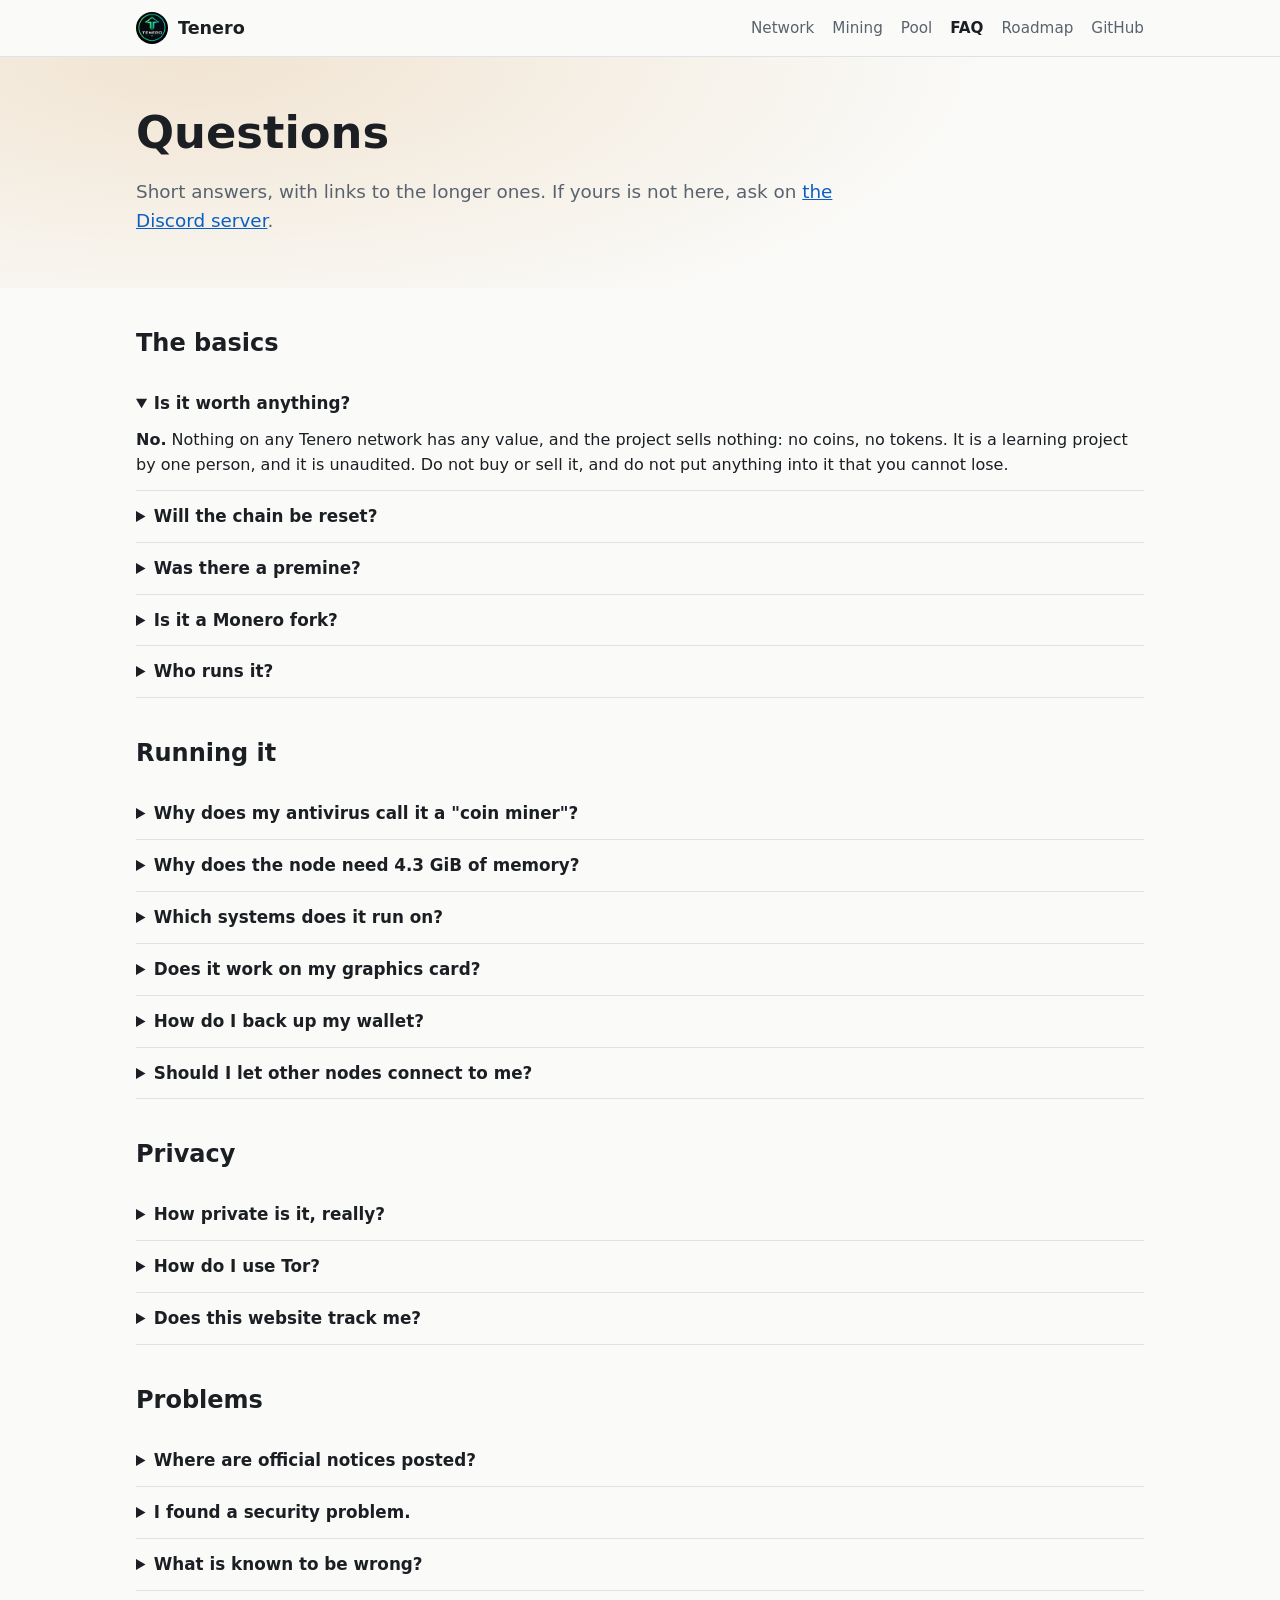
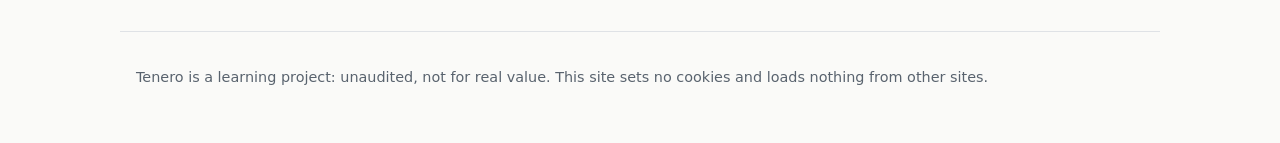
<file: faq/index.html>
<!doctype html>
<html lang="en">
<head>
<meta charset="utf-8">
<meta name="viewport" content="width=device-width, initial-scale=1">
<title>Tenero FAQ</title>
<meta name="description" content="Questions about Tenero, an experimental and unaudited proof-of-work coin: value, resets, antivirus warnings, memory, privacy on a young chain, backups.">
<meta name="color-scheme" content="dark light">
<link rel="icon" href="../favicon.ico">
<link rel="stylesheet" href="../style.css">
</head>
<body>

<header class="top">
  <div class="wrap top-row">
    <a class="brand" href="../"><img src="../assets/logo-circle.webp" alt="" width="32" height="32"> Tenero</a>
    <nav>
      <a href="../#status">Network</a>
      <a href="../mining/">Mining</a>
      <a href="../pool/">Pool</a>
      <a href="./" aria-current="page">FAQ</a>
      <a href="../roadmap/">Roadmap</a>
      <a href="https://github.com/zad112/Tenero">GitHub</a>
    </nav>
  </div>
</header>

<main class="page">

<section class="hero small-hero">
  <div class="wrap">
    <h1>Questions</h1>
    <p class="lede">Short answers, with links to the longer ones. If yours is not here, ask on
      <a href="https://discord.gg/QzfqaGDVcm">the Discord server</a>.</p>
  </div>
</section>

<section class="wrap">
  <h2>The basics</h2>

  <details class="faq" open>
    <summary>Is it worth anything?</summary>
    <p><strong>No.</strong> Nothing on any Tenero network has any value, and the project sells nothing: no coins, no tokens. It is a learning
      project by one person, and it is unaudited. Do not buy or sell it, and do not put anything into it that you cannot lose.</p>
  </details>

  <details class="faq">
    <summary>Will the chain be reset?</summary>
    <p><code>gamma</code> is a test network and <strong>can be reset</strong>. If it is, the coins on it are gone. A permanent main network
      is planned for 1 November 2026, as an intention, not a promise (<a href="../roadmap/">the roadmap</a>). The earlier networks,
      <code>alpha</code> and <code>beta</code>, are already closed, and nothing moved from them to <code>gamma</code>.</p>
  </details>

  <details class="faq">
    <summary>Was there a premine?</summary>
    <p><strong>No.</strong> The first block of <code>gamma</code> creates no coin. Every coin is mined, the author's included, and a test checks
      this. The 1% miner fee is a share of mining time, not coins made out of nothing (<a href="../mining/#fee">the fee</a>).</p>
  </details>

  <details class="faq">
    <summary>Is it a Monero fork?</summary>
    <p>No. It is written from scratch in Rust, with its own proof of work. For privacy it uses Monero's newest design, FCMP++ through Monero's own
      Rust libraries, and Carrot addresses written here from the specification. It is inspired by Monero, and <strong>not affiliated with or endorsed by</strong>
      the Monero project.</p>
  </details>

  <details class="faq">
    <summary>Who runs it?</summary>
    <p>One person, zad112. The two seeds and the test pool are on two rented servers run by that same person. That is a weakness: the plan
      wants seeds run by several independent people, and anyone can add their own seed with <code>--seed ip:port</code>.</p>
  </details>
</section>

<section class="wrap">
  <h2>Running it</h2>

  <details class="faq">
    <summary>Why does my antivirus call it a "coin miner"?</summary>
    <p>Because it contains one. <code>tenero-miner</code> runs your GPU or CPU at full load, which is what those detectors look for, and the files are
      not code-signed. <strong>Nothing mines until you start it.</strong> Do not take anyone's word for what a file is: check its SHA-256 against
      <code>SHA256SUMS</code> (<a href="../#verify">how</a>), or build it from source. If you decide to trust it, exclude only its own folder, and only
      download from the <a href="https://github.com/zad112/Tenero/releases">GitHub Releases page</a>.</p>
  </details>

  <details class="faq">
    <summary>Why does the node need 4.3 GiB of memory?</summary>
    <p>To check a block's proof of work, a node needs that epoch's 4 GiB dataset, the same one miners use. It holds one at a time and builds the
      next every 100 blocks, which pauses it for about 3 seconds. The dataset is what ties the proof of work to memory, which is the point of its design.</p>
  </details>

  <details class="faq">
    <summary>Which systems does it run on?</summary>
    <p>Windows 11 (the only Windows tried) and Linux (Ubuntu 22.04 or newer). There are no macOS builds. On Linux, the node, the pool and the
      command-line wallet have been run by hand; the Linux wallet app and the NVIDIA miner on Linux have not.</p>
  </details>

  <details class="faq">
    <summary>Does it work on my graphics card?</summary>
    <p>NVIDIA RTX 30 series or newer, with a recent driver: yes, but only a 16 GB card has been tried. AMD RX 7000 and 9000 on Linux: contributed and
      <strong>not run by anyone on the project</strong> in this version. Older cards and macOS: no. <a href="../mining/">The mining guide</a>.</p>
  </details>

  <details class="faq">
    <summary>How do I back up my wallet?</summary>
    <p>Write down the <strong>24 words</strong> the wallet app shows when you create a wallet, on paper, and keep them safe. They are the wallet: anyone
      who has them has your coins, and with them you can restore it anywhere. The password only locks the wallet file on that computer.</p>
  </details>

  <details class="faq">
    <summary>Should I let other nodes connect to me?</summary>
    <p>It helps the network ("Let other nodes connect to me" in the app's Settings, off by default), because new nodes then do not all depend on the
      seeds. But it needs a port forwarded on your router, it lets strangers connect to your computer, and the software is unaudited. Your choice.</p>
  </details>
</section>

<section class="wrap">
  <h2>Privacy</h2>

  <details class="faq">
    <summary>How private is it, really?</summary>
    <p>Less than the design promises, for now:</p>
    <ul>
      <li><strong>A small crowd.</strong> A spend hides among all the outputs on the chain, but a young chain has few, almost all of them block rewards of a
        few miners. The first spends on <code>gamma</code> hide among very few people, and timing still leaks.</li>
      <li><strong>Not audited as used.</strong> Monero's FCMP++ libraries are only partly audited and not yet on Monero's main network; this project's Carrot
        and its glue are not audited at all; its message signatures and payment proofs are its own construction, reviewed by nobody.</li>
      <li><strong>Where you connect from.</strong> Dandelion++ hides which node a payment started from (in a simulation, a spy on every node named the sender of
        6 payments in 24, against 23 without it). With few nodes, mostly through the author's two seeds, they still see a lot. Tor hides your IP address.</li>
    </ul>
  </details>

  <details class="faq">
    <summary>How do I use Tor?</summary>
    <p>Install Tor separately (the Tor Browser, or the Tor Expert Bundle; Tenero contains no Tor code), then in the wallet app's Settings, Tor, type its
      SOCKS port (<code>127.0.0.1:9150</code> for the Tor Browser, <code>127.0.0.1:9050</code> for the bundle). Tick "Every connection through Tor" if peers
      must never learn your IP address. It is slower. <a href="https://github.com/zad112/Tenero/blob/main/docs/RUNNING.md">RUNNING.md, "Tor"</a>.</p>
  </details>

  <details class="faq">
    <summary>Does this website track me?</summary>
    <p>No cookies, nothing loaded from other sites, and the server keeps no visitor IP addresses in its log. On the pool page, an address you type is hashed in
      your browser and never sent anywhere.</p>
  </details>
</section>

<section class="wrap">
  <h2>Problems</h2>

  <details class="faq">
    <summary>Where are official notices posted?</summary>
    <p>Only in the pinned <a href="https://github.com/zad112/Tenero/issues/1">issue #1</a>, where only the author can post. Not on Discord, and not on this
      site. Anything claiming to be a notice anywhere else is not from the project.</p>
  </details>

  <details class="faq">
    <summary>I found a security problem.</summary>
    <p>Please report it privately, through the repository's <a href="https://github.com/zad112/Tenero/security">Security tab</a> ("Report a vulnerability").
      Anything else: <a href="https://github.com/zad112/Tenero/issues">an issue</a>, or the Discord.</p>
  </details>

  <details class="faq">
    <summary>What is known to be wrong?</summary>
    <p>It is written down, including what nobody has fixed: <a href="https://github.com/zad112/Tenero/blob/main/docs/KNOWN_ISSUES.md">the known issues</a> and
      <a href="https://github.com/zad112/Tenero/blob/main/docs/THREAT_MODEL.md">the threat model</a>.</p>
  </details>
</section>

</main>

<footer class="wrap foot">
  <p>Tenero is a learning project: unaudited, not for real value. This site sets no cookies and loads nothing from other sites.</p>
</footer>
</body>
</html>
</file>
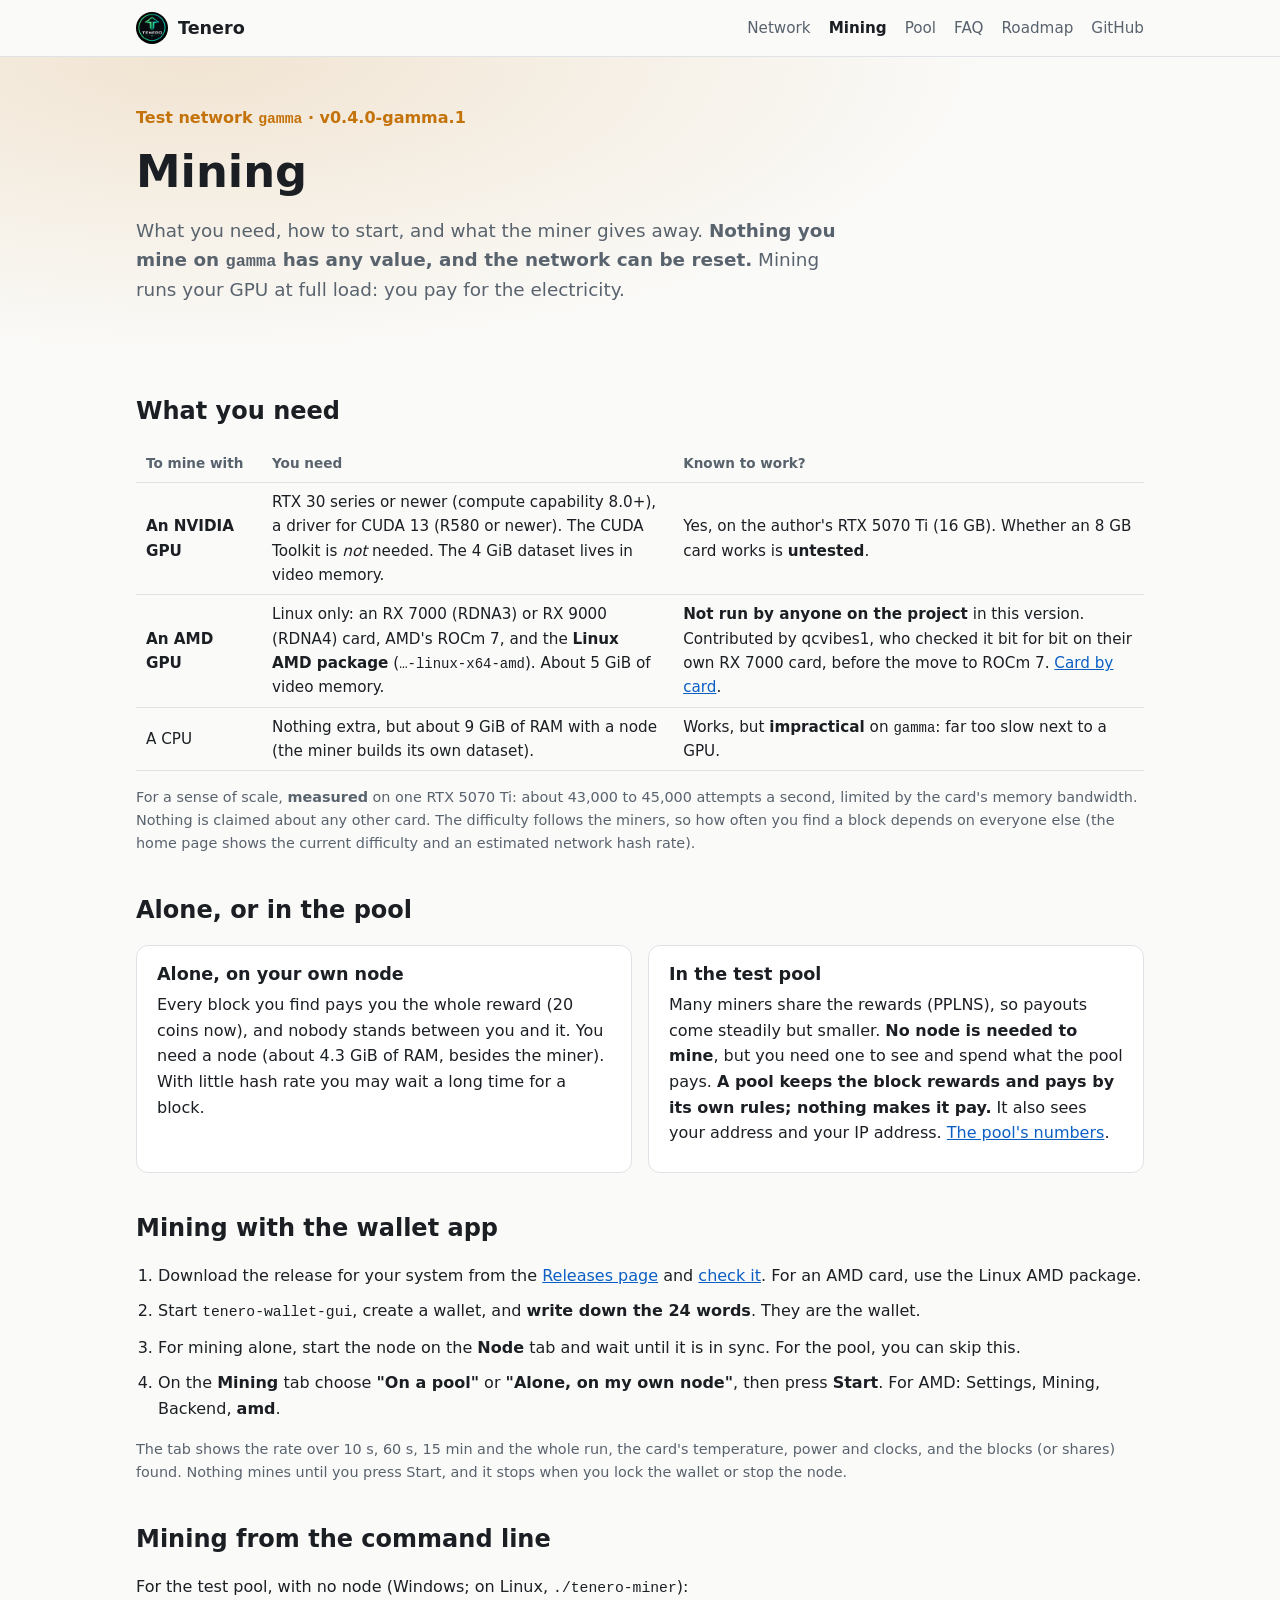
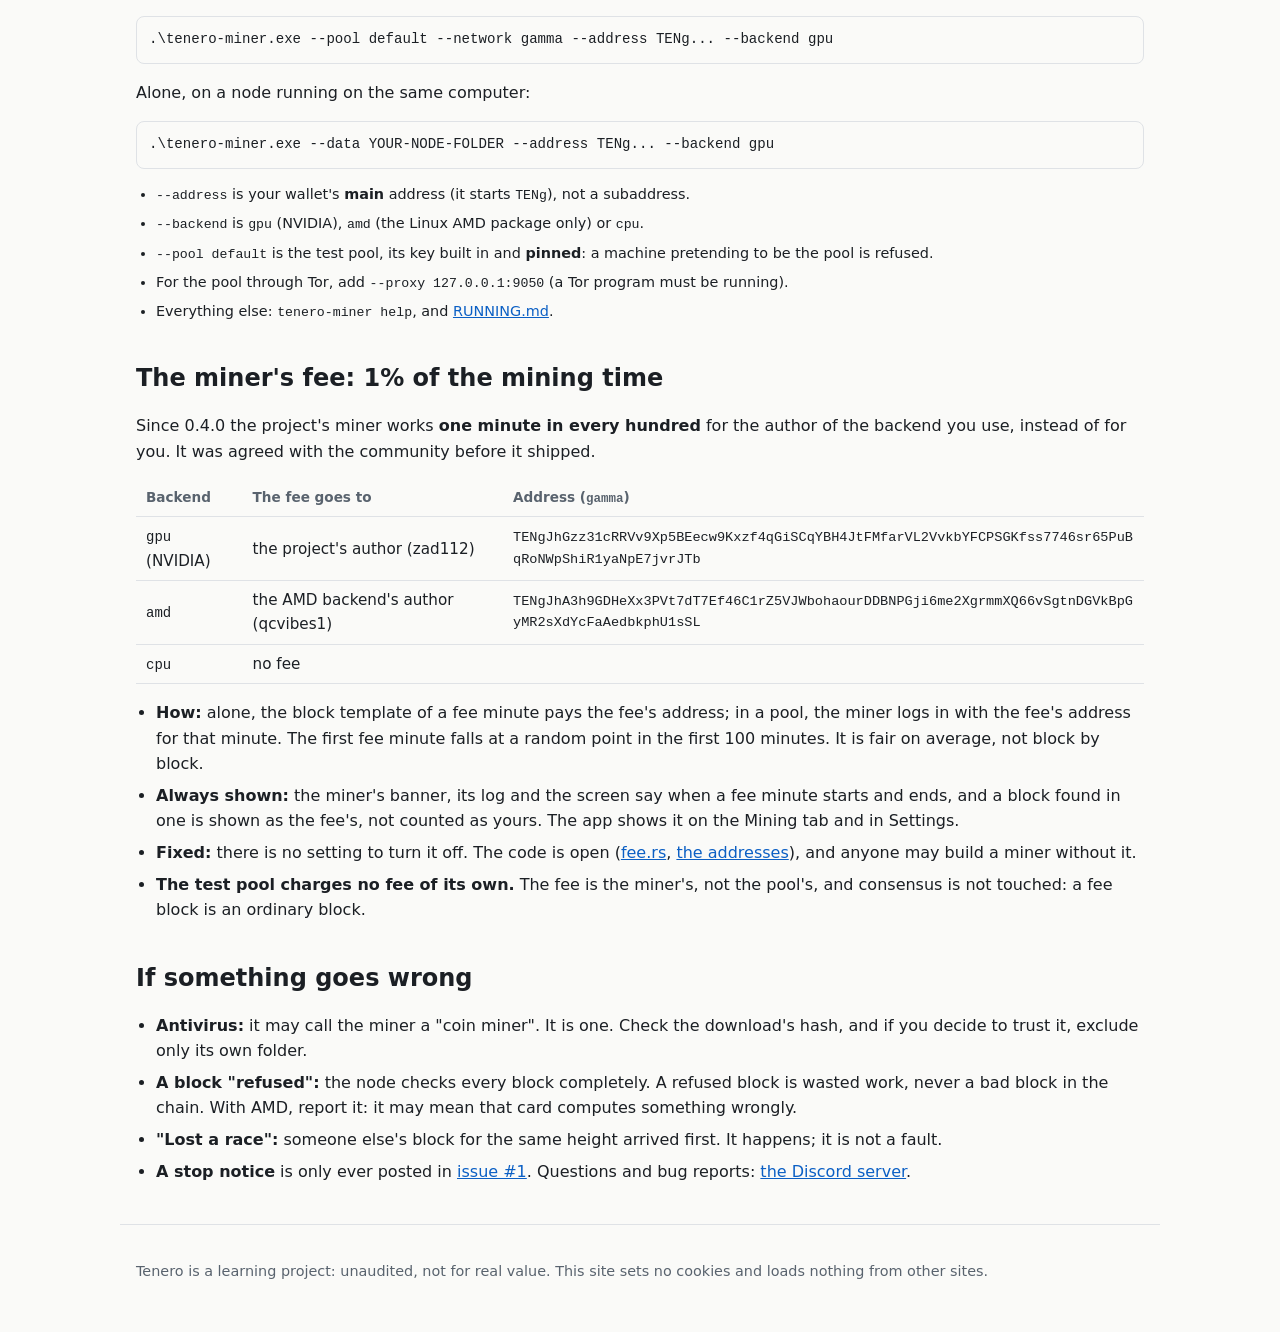
<file: mining/index.html>
<!doctype html>
<html lang="en">
<head>
<meta charset="utf-8">
<meta name="viewport" content="width=device-width, initial-scale=1">
<title>Mining Tenero</title>
<meta name="description" content="How to mine on Tenero's gamma test network: hardware, the wallet app, the command-line miner, the test pool, and the 1% miner fee. A test network; nothing on it has any value.">
<meta name="color-scheme" content="dark light">
<link rel="icon" href="../favicon.ico">
<link rel="stylesheet" href="../style.css">
</head>
<body>

<header class="top">
  <div class="wrap top-row">
    <a class="brand" href="../"><img src="../assets/logo-circle.webp" alt="" width="32" height="32"> Tenero</a>
    <nav>
      <a href="../#status">Network</a>
      <a href="./" aria-current="page">Mining</a>
      <a href="../pool/">Pool</a>
      <a href="../faq/">FAQ</a>
      <a href="../roadmap/">Roadmap</a>
      <a href="https://github.com/zad112/Tenero">GitHub</a>
    </nav>
  </div>
</header>

<main class="page">

<section class="hero small-hero">
  <div class="wrap">
    <p class="eyebrow">Test network <code>gamma</code> · v0.4.0-gamma.1</p>
    <h1>Mining</h1>
    <p class="lede">What you need, how to start, and what the miner gives away. <strong>Nothing you mine on <code>gamma</code> has any value,
      and the network can be reset.</strong> Mining runs your GPU at full load: you pay for the electricity.</p>
  </div>
</section>

<section class="wrap">
  <h2>What you need</h2>
  <div class="table-wrap">
    <table class="data wrap-cells">
      <thead><tr><th>To mine with</th><th>You need</th><th>Known to work?</th></tr></thead>
      <tbody>
        <tr><td><strong>An NVIDIA GPU</strong></td>
          <td>RTX 30 series or newer (compute capability 8.0+), a driver for CUDA 13 (R580 or newer). The CUDA Toolkit is <em>not</em> needed.
            The 4 GiB dataset lives in video memory.</td>
          <td>Yes, on the author's RTX 5070 Ti (16 GB). Whether an 8 GB card works is <strong>untested</strong>.</td></tr>
        <tr><td><strong>An AMD GPU</strong></td>
          <td>Linux only: an RX 7000 (RDNA3) or RX 9000 (RDNA4) card, AMD's ROCm 7, and the <strong>Linux AMD package</strong>
            (<code>…-linux-x64-amd</code>). About 5 GiB of video memory.</td>
          <td><strong>Not run by anyone on the project</strong> in this version. Contributed by qcvibes1, who checked it bit for bit on their own RX 7000 card, before the move to ROCm 7.
            <a href="https://github.com/zad112/Tenero/blob/main/docs/AMD_MINING.md">Card by card</a>.</td></tr>
        <tr><td>A CPU</td>
          <td>Nothing extra, but about 9 GiB of RAM with a node (the miner builds its own dataset).</td>
          <td>Works, but <strong>impractical</strong> on <code>gamma</code>: far too slow next to a GPU.</td></tr>
      </tbody>
    </table>
  </div>
  <p class="muted small">For a sense of scale, <strong>measured</strong> on one RTX 5070 Ti: about 43,000 to 45,000 attempts a second, limited by the
    card's memory bandwidth. Nothing is claimed about any other card. The difficulty follows the miners, so how often you find a block
    depends on everyone else (the home page shows the current difficulty and an estimated network hash rate).</p>
</section>

<section class="wrap">
  <h2>Alone, or in the pool</h2>
  <div class="grid two">
    <article class="card">
      <h3>Alone, on your own node</h3>
      <p>Every block you find pays you the whole reward (20 coins now), and nobody stands between you and it. You need a node
        (about 4.3 GiB of RAM, besides the miner). With little hash rate you may wait a long time for a block.</p>
    </article>
    <article class="card">
      <h3>In the test pool</h3>
      <p>Many miners share the rewards (PPLNS), so payouts come steadily but smaller. <strong>No node is needed to mine</strong>, but you need
        one to see and spend what the pool pays. <strong>A pool keeps the block rewards and pays by its own rules; nothing makes it pay.</strong>
        It also sees your address and your IP address. <a href="../pool/">The pool's numbers</a>.</p>
    </article>
  </div>
</section>

<section class="wrap">
  <h2>Mining with the wallet app</h2>
  <ol class="steps">
    <li>Download the release for your system from the <a href="https://github.com/zad112/Tenero/releases">Releases page</a> and
      <a href="../#verify">check it</a>. For an AMD card, use the Linux AMD package.</li>
    <li>Start <code>tenero-wallet-gui</code>, create a wallet, and <strong>write down the 24 words</strong>. They are the wallet.</li>
    <li>For mining alone, start the node on the <strong>Node</strong> tab and wait until it is in sync. For the pool, you can skip this.</li>
    <li>On the <strong>Mining</strong> tab choose <strong>"On a pool"</strong> or <strong>"Alone, on my own node"</strong>, then press <strong>Start</strong>.
      For AMD: Settings, Mining, Backend, <strong>amd</strong>.</li>
  </ol>
  <p class="muted small">The tab shows the rate over 10 s, 60 s, 15 min and the whole run, the card's temperature, power and clocks, and the blocks
    (or shares) found. Nothing mines until you press Start, and it stops when you lock the wallet or stop the node.</p>
</section>

<section class="wrap">
  <h2>Mining from the command line</h2>
  <p>For the test pool, with no node (Windows; on Linux, <code>./tenero-miner</code>):</p>
  <pre><code>.\tenero-miner.exe --pool default --network gamma --address TENg... --backend gpu</code></pre>
  <p>Alone, on a node running on the same computer:</p>
  <pre><code>.\tenero-miner.exe --data YOUR-NODE-FOLDER --address TENg... --backend gpu</code></pre>
  <ul class="plain small">
    <li><code>--address</code> is your wallet's <strong>main</strong> address (it starts <code>TENg</code>), not a subaddress.</li>
    <li><code>--backend</code> is <code>gpu</code> (NVIDIA), <code>amd</code> (the Linux AMD package only) or <code>cpu</code>.</li>
    <li><code>--pool default</code> is the test pool, its key built in and <strong>pinned</strong>: a machine pretending to be the pool is refused.</li>
    <li>For the pool through Tor, add <code>--proxy 127.0.0.1:9050</code> (a Tor program must be running).</li>
    <li>Everything else: <code>tenero-miner help</code>, and <a href="https://github.com/zad112/Tenero/blob/main/docs/RUNNING.md">RUNNING.md</a>.</li>
  </ul>
</section>

<section class="wrap" id="fee">
  <h2>The miner's fee: 1% of the mining time</h2>
  <p>Since 0.4.0 the project's miner works <strong>one minute in every hundred</strong> for the author of the backend you use, instead of for you.
    It was agreed with the community before it shipped.</p>
  <div class="table-wrap">
    <table class="data wrap-cells">
      <thead><tr><th>Backend</th><th>The fee goes to</th><th>Address (<code>gamma</code>)</th></tr></thead>
      <tbody>
        <tr><td><code>gpu</code> (NVIDIA)</td><td>the project's author (zad112)</td>
          <td class="addr">TENgJhGzz31cRRVv9Xp5BEecw9Kxzf4qGiSCqYBH4JtFMfarVL2VvkbYFCPSGKfss7746sr65PuBqRoNWpShiR1yaNpE7jvrJTb</td></tr>
        <tr><td><code>amd</code></td><td>the AMD backend's author (qcvibes1)</td>
          <td class="addr">TENgJhA3h9GDHeXx3PVt7dT7Ef46C1rZ5VJWbohaourDDBNPGji6me2XgrmmXQ66vSgtnDGVkBpGyMR2sXdYcFaAedbkphU1sSL</td></tr>
        <tr><td><code>cpu</code></td><td colspan="2">no fee</td></tr>
      </tbody>
    </table>
  </div>
  <ul class="plain">
    <li><strong>How:</strong> alone, the block template of a fee minute pays the fee's address; in a pool, the miner logs in with the fee's
      address for that minute. The first fee minute falls at a random point in the first 100 minutes. It is fair on average, not block by block.</li>
    <li><strong>Always shown:</strong> the miner's banner, its log and the screen say when a fee minute starts and ends, and a block found in one is
      shown as the fee's, not counted as yours. The app shows it on the Mining tab and in Settings.</li>
    <li><strong>Fixed:</strong> there is no setting to turn it off. The code is open
      (<a href="https://github.com/zad112/Tenero/blob/main/crates/tenero-miner/src/fee.rs">fee.rs</a>,
      <a href="https://github.com/zad112/Tenero/blob/main/crates/tenero-app/src/mining_fee.rs">the addresses</a>), and anyone may build a miner without it.</li>
    <li><strong>The test pool charges no fee of its own.</strong> The fee is the miner's, not the pool's, and consensus is not touched: a fee block is an ordinary block.</li>
  </ul>
</section>

<section class="wrap">
  <h2>If something goes wrong</h2>
  <ul class="plain">
    <li><strong>Antivirus:</strong> it may call the miner a "coin miner". It is one. Check the download's hash, and if you decide to trust it,
      exclude only its own folder.</li>
    <li><strong>A block "refused":</strong> the node checks every block completely. A refused block is wasted work, never a bad block in the chain.
      With AMD, report it: it may mean that card computes something wrongly.</li>
    <li><strong>"Lost a race":</strong> someone else's block for the same height arrived first. It happens; it is not a fault.</li>
    <li><strong>A stop notice</strong> is only ever posted in <a href="https://github.com/zad112/Tenero/issues/1">issue #1</a>. Questions and bug reports:
      <a href="https://discord.gg/QzfqaGDVcm">the Discord server</a>.</li>
  </ul>
</section>

</main>

<footer class="wrap foot">
  <p>Tenero is a learning project: unaudited, not for real value. This site sets no cookies and loads nothing from other sites.</p>
</footer>
</body>
</html>
</file>
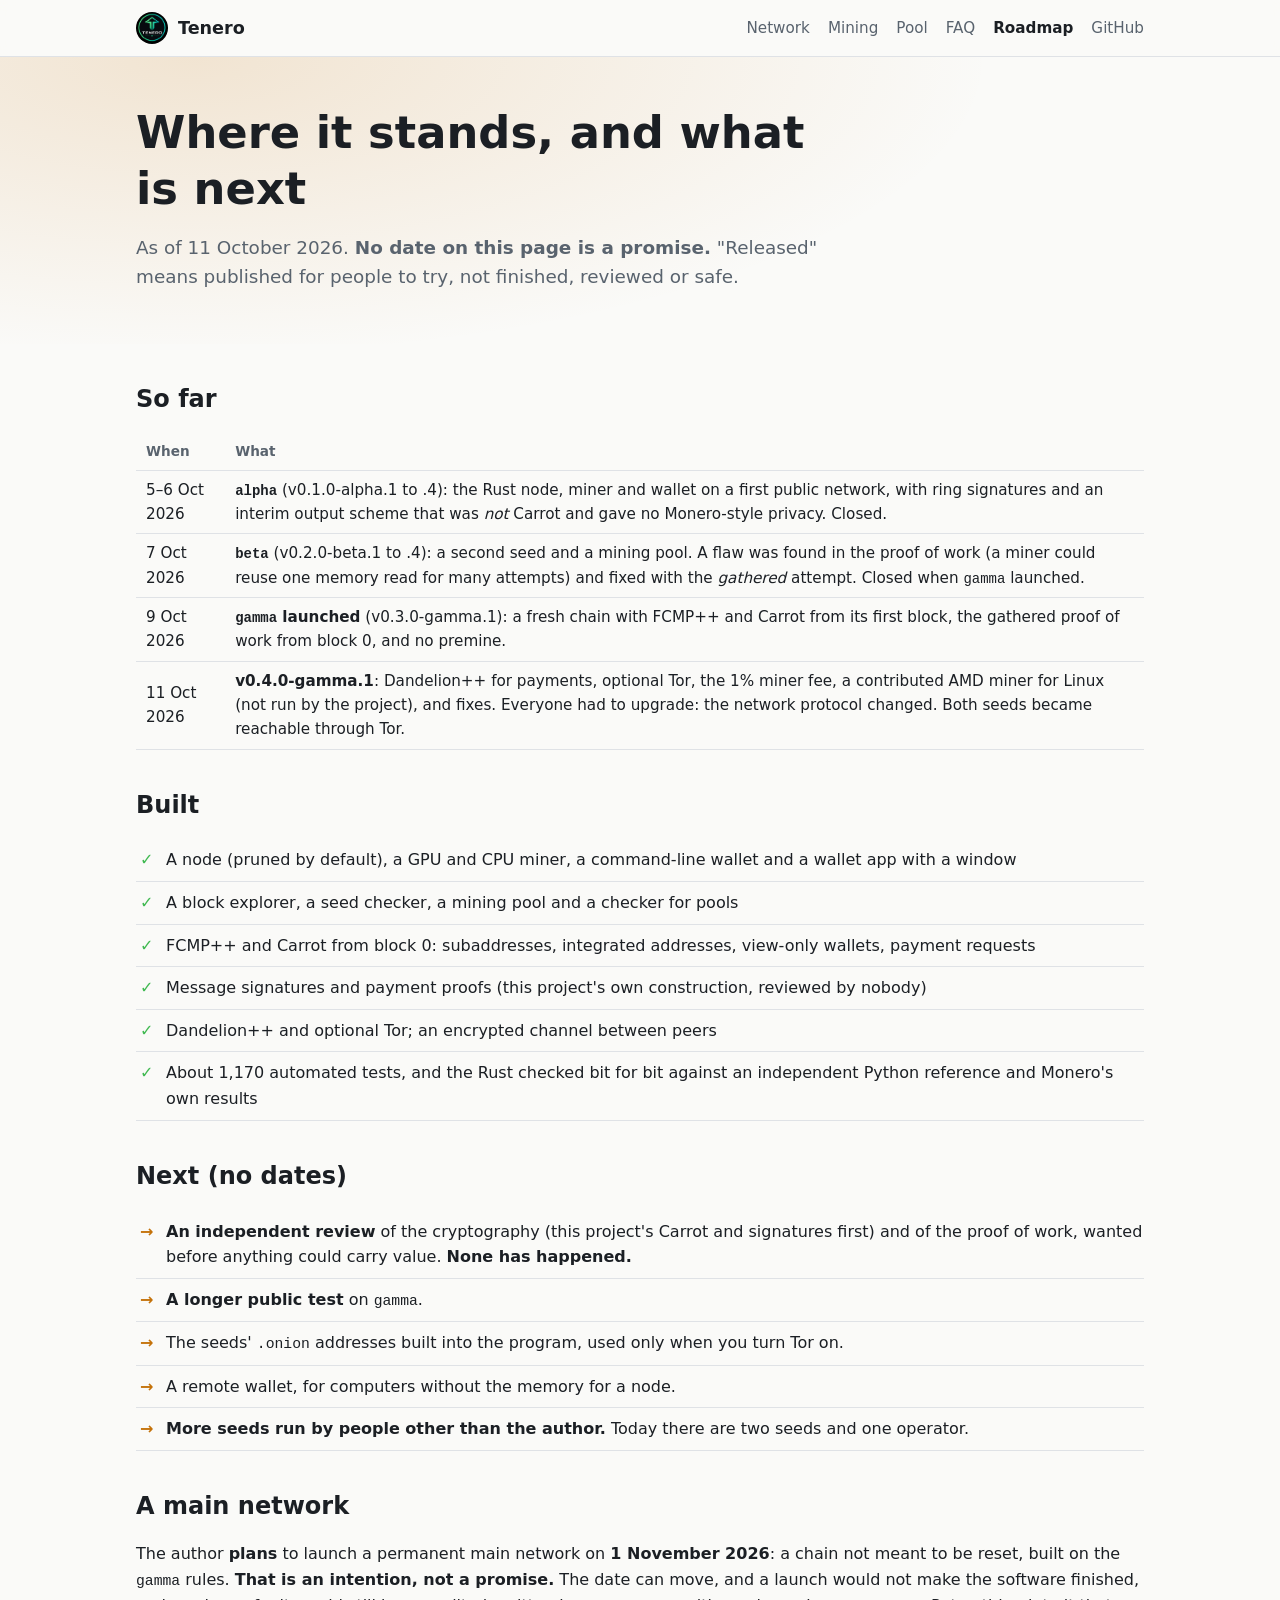
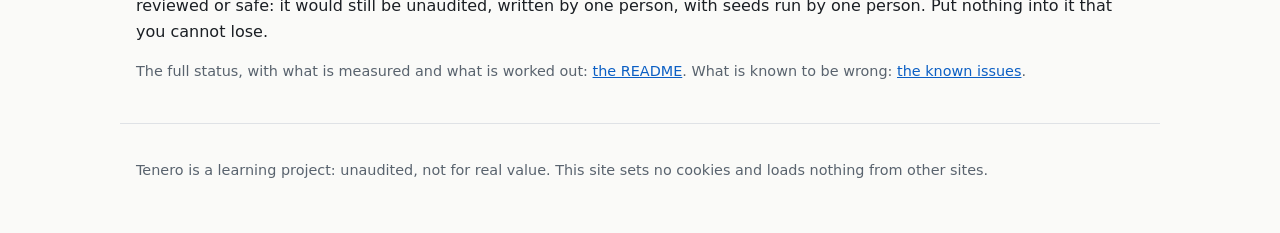
<file: roadmap/index.html>
<!doctype html>
<html lang="en">
<head>
<meta charset="utf-8">
<meta name="viewport" content="width=device-width, initial-scale=1">
<title>Tenero roadmap</title>
<meta name="description" content="Where Tenero stands and what is planned: the test networks so far, what is built, and what comes next, with no dates promised.">
<meta name="color-scheme" content="dark light">
<link rel="icon" href="../favicon.ico">
<link rel="stylesheet" href="../style.css">
</head>
<body>

<header class="top">
  <div class="wrap top-row">
    <a class="brand" href="../"><img src="../assets/logo-circle.webp" alt="" width="32" height="32"> Tenero</a>
    <nav>
      <a href="../#status">Network</a>
      <a href="../mining/">Mining</a>
      <a href="../pool/">Pool</a>
      <a href="../faq/">FAQ</a>
      <a href="./" aria-current="page">Roadmap</a>
      <a href="https://github.com/zad112/Tenero">GitHub</a>
    </nav>
  </div>
</header>

<main class="page">

<section class="hero small-hero">
  <div class="wrap">
    <h1>Where it stands, and what is next</h1>
    <p class="lede">As of 11 October 2026. <strong>No date on this page is a promise.</strong> "Released" means published for people to try,
      not finished, reviewed or safe.</p>
  </div>
</section>

<section class="wrap">
  <h2>So far</h2>
  <div class="table-wrap">
    <table class="data wrap-cells">
      <thead><tr><th>When</th><th>What</th></tr></thead>
      <tbody>
        <tr><td>5–6 Oct 2026</td><td><strong><code>alpha</code></strong> (v0.1.0-alpha.1 to .4): the Rust node, miner and wallet on a first public
          network, with ring signatures and an interim output scheme that was <em>not</em> Carrot and gave no Monero-style privacy. Closed.</td></tr>
        <tr><td>7 Oct 2026</td><td><strong><code>beta</code></strong> (v0.2.0-beta.1 to .4): a second seed and a mining pool. A flaw was found in the proof of work
          (a miner could reuse one memory read for many attempts) and fixed with the <em>gathered</em> attempt. Closed when <code>gamma</code> launched.</td></tr>
        <tr><td>9 Oct 2026</td><td><strong><code>gamma</code> launched</strong> (v0.3.0-gamma.1): a fresh chain with FCMP++ and Carrot from its first block,
          the gathered proof of work from block 0, and no premine.</td></tr>
        <tr><td>11 Oct 2026</td><td><strong>v0.4.0-gamma.1</strong>: Dandelion++ for payments, optional Tor, the 1% miner fee, a contributed AMD miner for Linux
          (not run by the project), and fixes. Everyone had to upgrade: the network protocol changed. Both seeds became reachable through Tor.</td></tr>
      </tbody>
    </table>
  </div>
</section>

<section class="wrap">
  <h2>Built</h2>
  <ul class="status-list">
    <li class="done">A node (pruned by default), a GPU and CPU miner, a command-line wallet and a wallet app with a window</li>
    <li class="done">A block explorer, a seed checker, a mining pool and a checker for pools</li>
    <li class="done">FCMP++ and Carrot from block 0: subaddresses, integrated addresses, view-only wallets, payment requests</li>
    <li class="done">Message signatures and payment proofs (this project's own construction, reviewed by nobody)</li>
    <li class="done">Dandelion++ and optional Tor; an encrypted channel between peers</li>
    <li class="done">About 1,170 automated tests, and the Rust checked bit for bit against an independent Python reference and Monero's own results</li>
  </ul>
</section>

<section class="wrap">
  <h2>Next (no dates)</h2>
  <ul class="status-list">
    <li class="plan"><strong>An independent review</strong> of the cryptography (this project's Carrot and signatures first) and of the proof of work,
      wanted before anything could carry value. <strong>None has happened.</strong></li>
    <li class="plan"><strong>A longer public test</strong> on <code>gamma</code>.</li>
    <li class="plan">The seeds' <code>.onion</code> addresses built into the program, used only when you turn Tor on.</li>
    <li class="plan">A remote wallet, for computers without the memory for a node.</li>
    <li class="plan"><strong>More seeds run by people other than the author.</strong> Today there are two seeds and one operator.</li>
  </ul>
</section>

<section class="wrap">
  <h2>A main network</h2>
  <p>The author <strong>plans</strong> to launch a permanent main network on <strong>1 November 2026</strong>: a chain not meant to be reset, built on
    the <code>gamma</code> rules. <strong>That is an intention, not a promise.</strong> The date can move, and a launch would not make the software finished,
    reviewed or safe: it would still be unaudited, written by one person, with seeds run by one person. Put nothing into it that you cannot lose.</p>
  <p class="muted small">The full status, with what is measured and what is worked out: <a href="https://github.com/zad112/Tenero#where-it-stands-2026-10-11">the README</a>.
    What is known to be wrong: <a href="https://github.com/zad112/Tenero/blob/main/docs/KNOWN_ISSUES.md">the known issues</a>.</p>
</section>

</main>

<footer class="wrap foot">
  <p>Tenero is a learning project: unaudited, not for real value. This site sets no cookies and loads nothing from other sites.</p>
</footer>
</body>
</html>
</file>
<file: style.css>
:root {
  --bg: #0d1117;
  --bg2: #161b22;
  --line: #2a313c;
  --text: #e6e9ee;
  --muted: #9aa4b2;
  --accent: #f2a541;
  --accent-text: #1a1206;
  --warn-bg: #2a1d0b;
  --warn-line: #8a5a14;
  --link: #79b8ff;
}
@media (prefers-color-scheme: light) {
  :root {
    --bg: #fafaf8;
    --bg2: #ffffff;
    --line: #dfe2e6;
    --text: #1b1f24;
    --muted: #59636e;
    --accent: #c4720a;
    --accent-text: #ffffff;
    --warn-bg: #fff6e6;
    --warn-line: #e3b25a;
    --link: #0b5fc4;
  }
}

* { box-sizing: border-box; }
html { scroll-behavior: smooth; }
body {
  margin: 0;
  background: var(--bg);
  color: var(--text);
  font: 16px/1.6 system-ui, -apple-system, "Segoe UI", Roboto, sans-serif;
}
a { color: var(--link); }
code { font-family: ui-monospace, "Cascadia Mono", Consolas, monospace; font-size: .92em; overflow-wrap: anywhere; }
h1, h2, h3 { line-height: 1.25; }
h2 { margin-top: 0; font-size: 1.5rem; }
h3 { margin: 0 0 .4rem; font-size: 1.1rem; }

.wrap { max-width: 1040px; margin: 0 auto; padding: 0 16px; }
main > section { margin-bottom: 56px; }

.top { position: sticky; top: 0; z-index: 10; background: color-mix(in srgb, var(--bg) 88%, transparent);
  backdrop-filter: blur(8px); border-bottom: 1px solid var(--line); }
.top-row { display: flex; align-items: center; justify-content: space-between; gap: 16px; min-height: 56px; flex-wrap: wrap; }
.brand { display: flex; align-items: center; gap: 10px; font-weight: 700; font-size: 1.1rem; color: var(--text); text-decoration: none; }
.brand img { border-radius: 50%; }
nav { display: flex; gap: 18px; flex-wrap: wrap; }
nav a { color: var(--muted); text-decoration: none; font-size: .95rem; }
nav a:hover { color: var(--text); }

.hero { padding: 72px 0 40px; background:
  radial-gradient(800px 300px at 15% 0%, color-mix(in srgb, var(--accent) 16%, transparent), transparent); }
.eyebrow { color: var(--accent); font-weight: 600; margin: 0 0 12px; }
.hero h1 { font-size: clamp(1.8rem, 4.5vw, 2.8rem); margin: 0 0 16px; max-width: 22ch; }
.lede { font-size: 1.15rem; color: var(--muted); max-width: 60ch; margin: 0 0 28px; }
.cta { display: flex; gap: 12px; flex-wrap: wrap; }
.btn { display: inline-block; padding: 11px 18px; border-radius: 8px; border: 1px solid var(--line);
  color: var(--text); text-decoration: none; font-weight: 600; background: var(--bg2); }
.btn.primary { background: var(--accent); border-color: var(--accent); color: var(--accent-text); }
.btn:hover { filter: brightness(1.08); }

.warning { background: var(--warn-bg); border: 1px solid var(--warn-line); border-radius: 12px; padding: 20px 24px; }
.warning h2 { font-size: 1.2rem; }
.warning ul { margin: 0 0 8px; padding-left: 20px; }
.warning li { margin-bottom: 4px; }

.stats { display: grid; grid-template-columns: repeat(4, 1fr); gap: 12px; margin: 16px 0 8px; }
.stat { background: var(--bg2); border: 1px solid var(--line); border-radius: 10px; padding: 14px 16px; }
.stat .label { display: block; color: var(--muted); font-size: .85rem; }
.stat .value { display: block; font-size: 1.6rem; font-weight: 700; font-variant-numeric: tabular-nums; }

.grid { display: grid; grid-template-columns: repeat(2, 1fr); gap: 16px; margin: 16px 0; }
.card { background: var(--bg2); border: 1px solid var(--line); border-radius: 12px; padding: 18px 20px; }
.card p { margin: 0 0 8px; }

.steps { padding-left: 22px; }
.steps li { margin-bottom: 10px; }
.note { border-left: 3px solid var(--accent); padding: 4px 0 4px 14px; }

.muted { color: var(--muted); }
.small { font-size: .9rem; }
.foot { border-top: 1px solid var(--line); padding-top: 20px; padding-bottom: 40px; color: var(--muted); font-size: .9rem; }

@media (max-width: 720px) {
  .stats { grid-template-columns: repeat(2, 1fr); }
  .grid { grid-template-columns: 1fr; }
  nav { gap: 12px; }
  .hero { padding-top: 48px; }
}

/* added with the mining, FAQ and roadmap pages */
.grid.three { grid-template-columns: repeat(3, 1fr); }
.split { display: grid; grid-template-columns: 2fr 1fr; gap: 16px; margin-top: 24px; align-items: start; }
.split > * { min-width: 0; }
.split h3 { margin-top: 0; }
.table-wrap { overflow-x: auto; }
table.data { width: 100%; border-collapse: collapse; font-variant-numeric: tabular-nums; font-size: .95rem; }
table.data th, table.data td { text-align: left; padding: 7px 10px; border-bottom: 1px solid var(--line); white-space: nowrap; }
table.data th { color: var(--muted); font-weight: 600; font-size: .85rem; }
table.wrap-cells td { white-space: normal; }
.tag { display: inline-block; padding: 0 6px; border-radius: 4px; font-size: .75rem; font-weight: 700;
  background: color-mix(in srgb, var(--accent) 22%, transparent); color: var(--accent); vertical-align: 1px; }
dl.facts { display: grid; grid-template-columns: auto 1fr; gap: 6px 14px; margin: 0 0 10px; }
dl.facts dt { color: var(--muted); font-size: .9rem; }
dl.facts dd { margin: 0; font-weight: 600; font-variant-numeric: tabular-nums; text-align: right; }
pre { background: var(--bg); border: 1px solid var(--line); border-radius: 8px; padding: 10px 12px; overflow-x: auto; margin: 0 0 12px; }
pre code { font-size: .88rem; overflow-wrap: normal; }
.verify { margin: 20px 0; }
ul.plain { padding-left: 20px; }
ul.plain li { margin-bottom: 6px; }
.addr { font-family: ui-monospace, "Cascadia Mono", Consolas, monospace; font-size: .85rem; word-break: break-all; }
nav a[aria-current="page"] { color: var(--text); font-weight: 600; }
.page h2 { margin-top: 8px; }
.page section { margin-bottom: 40px; }
details.faq { border-bottom: 1px solid var(--line); padding: 12px 0; }
details.faq summary { cursor: pointer; font-weight: 600; font-size: 1.05rem; }
details.faq p, details.faq ul { margin: 10px 0 0; }
.status-list { list-style: none; padding: 0; }
.status-list li { padding: 8px 0 8px 30px; position: relative; border-bottom: 1px solid var(--line); }
.status-list li::before { position: absolute; left: 4px; top: 8px; font-weight: 700; }
.status-list li.done::before { content: "✓"; color: #3fb950; }
.status-list li.open::before { content: "○"; color: var(--muted); }
.status-list li.plan::before { content: "→"; color: var(--accent); }

@media (max-width: 860px) {
  .grid.three { grid-template-columns: 1fr 1fr; }
  .split { grid-template-columns: 1fr; }
}
@media (max-width: 720px) {
  .grid.three { grid-template-columns: 1fr; }
}
.small-hero { padding: 48px 0 24px; }
</file>
